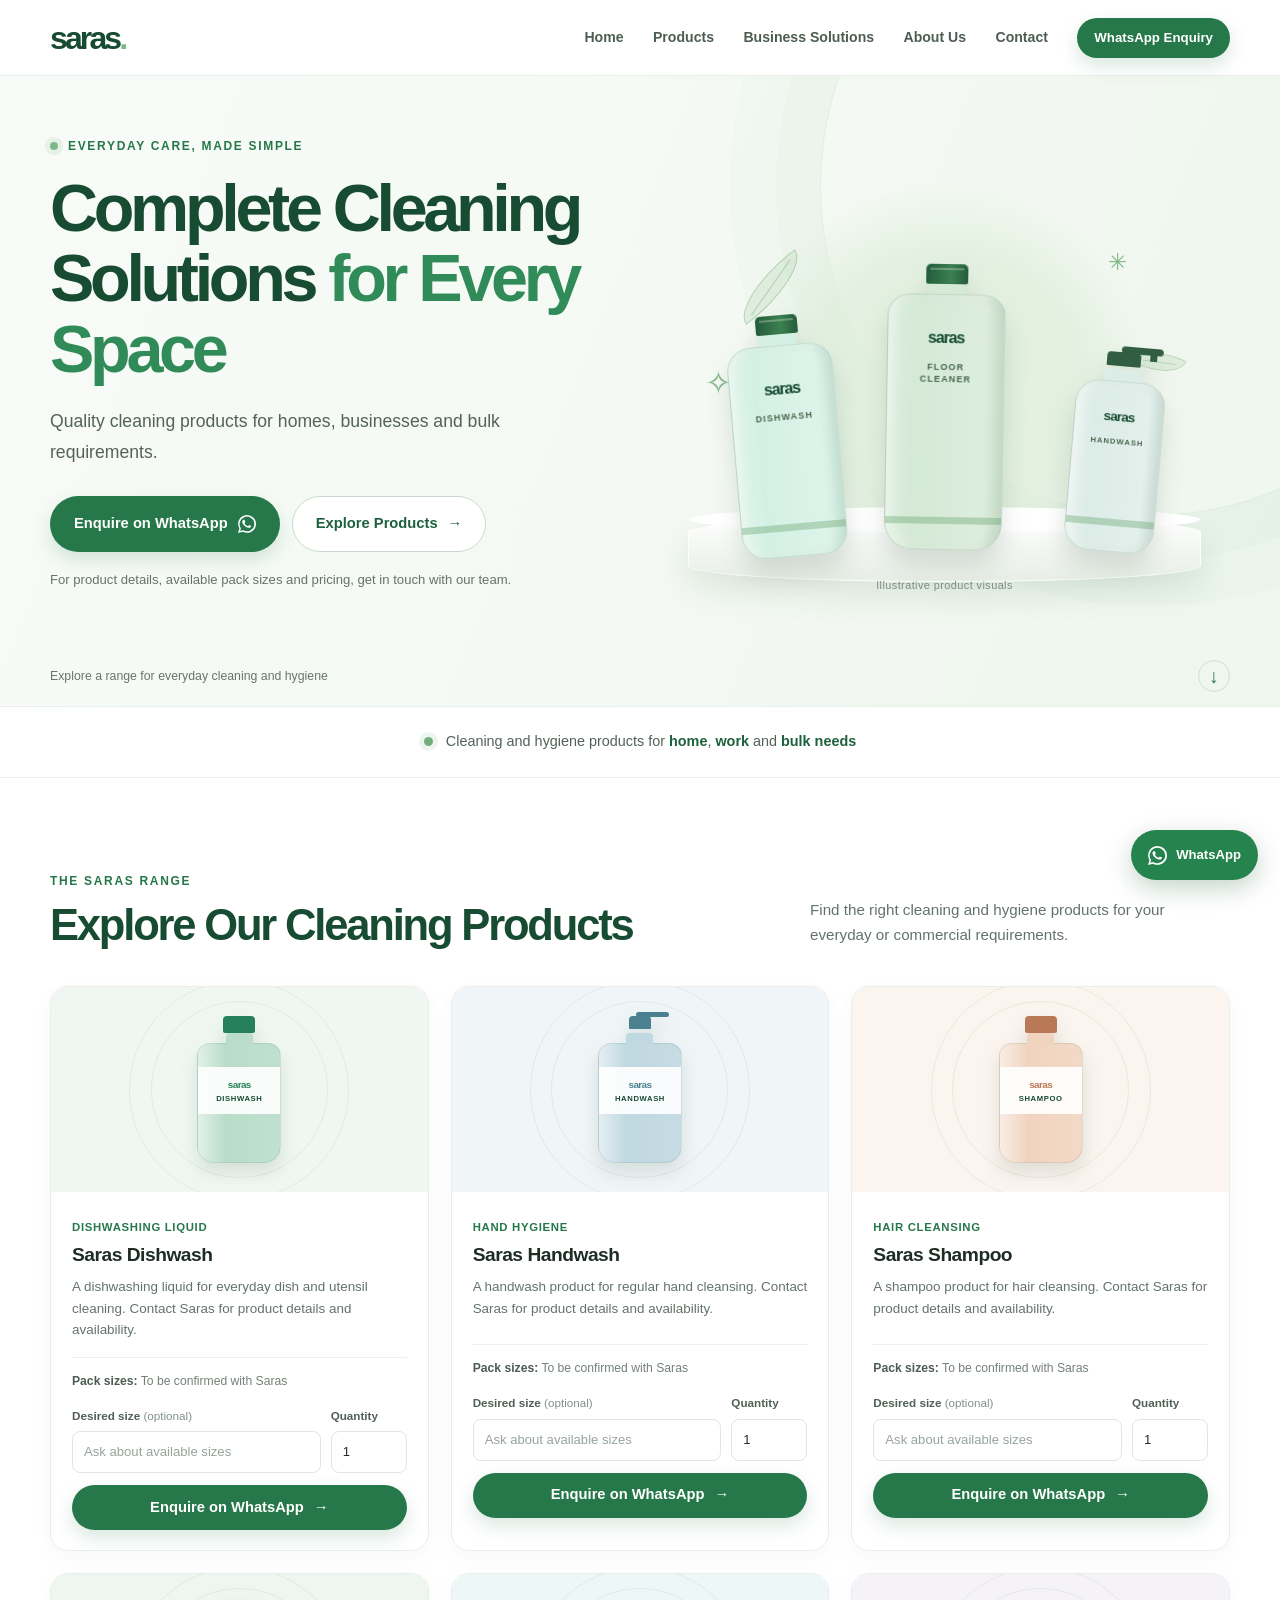
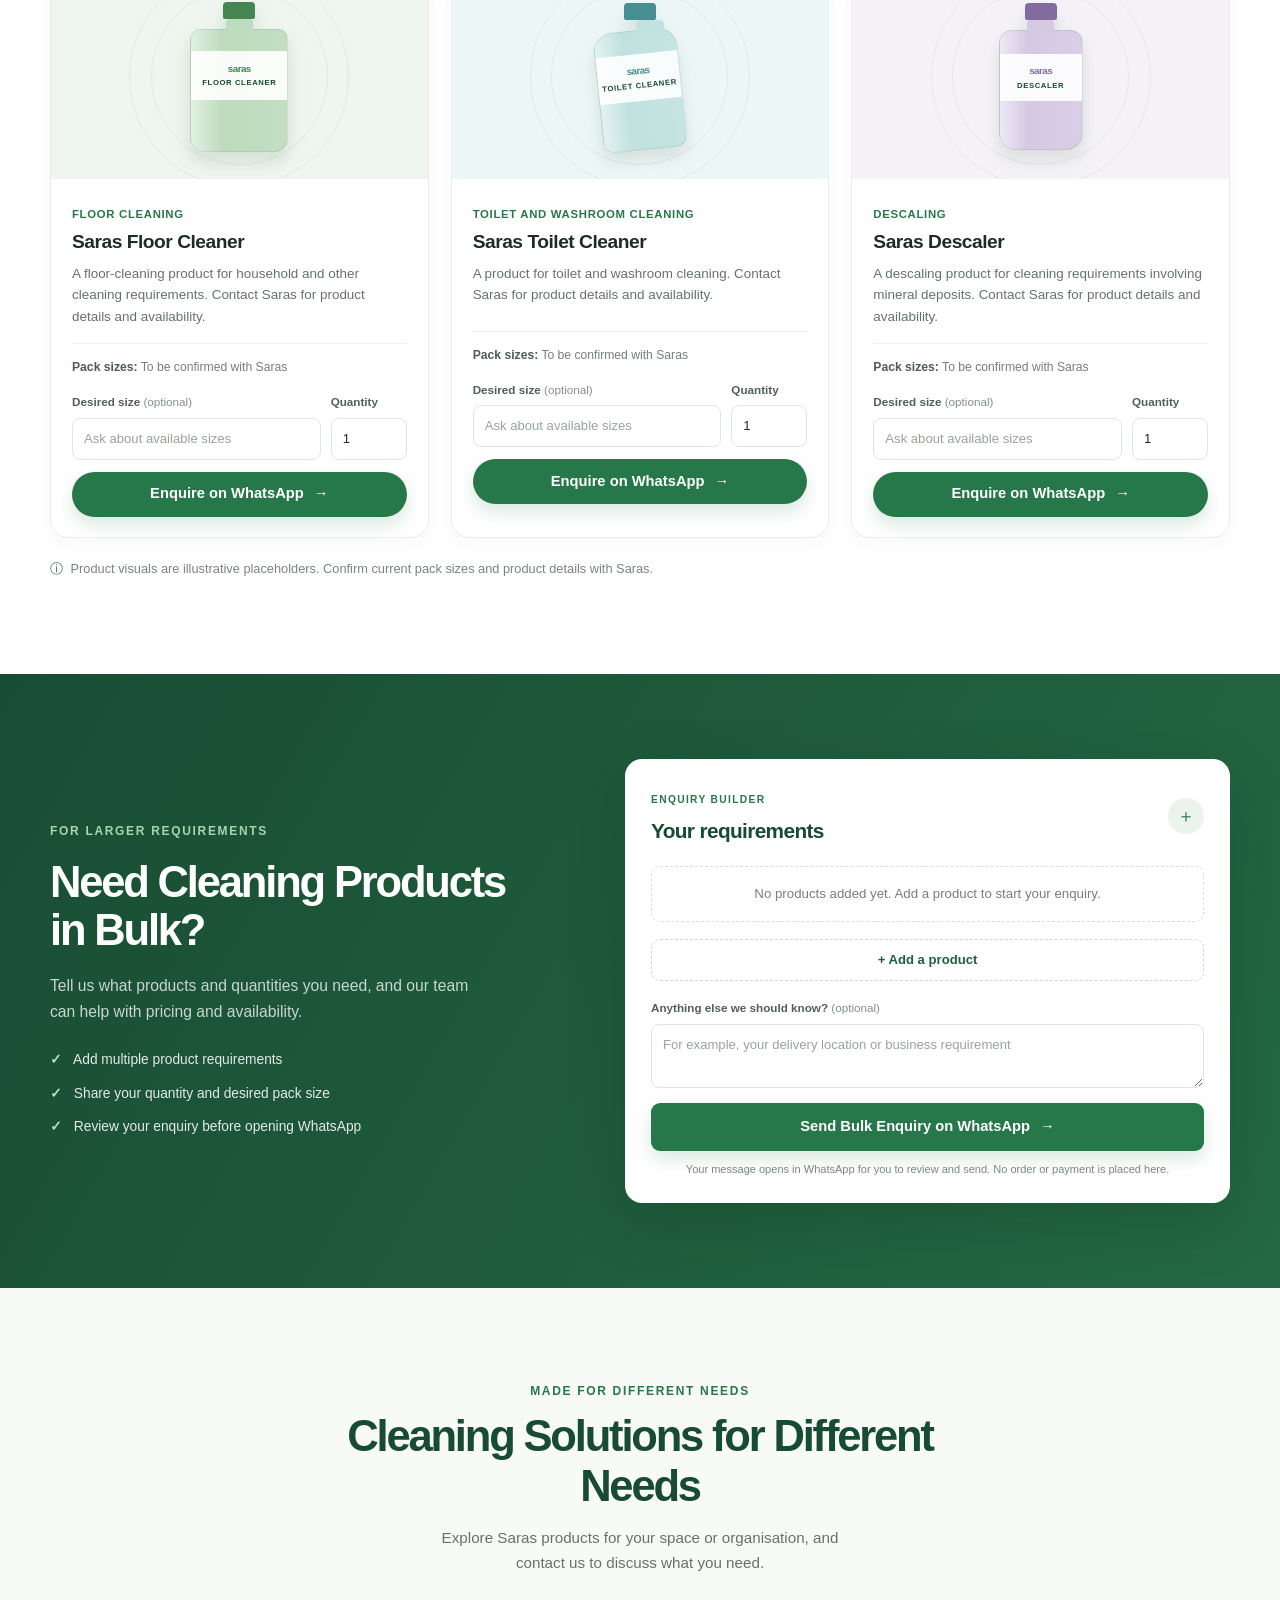
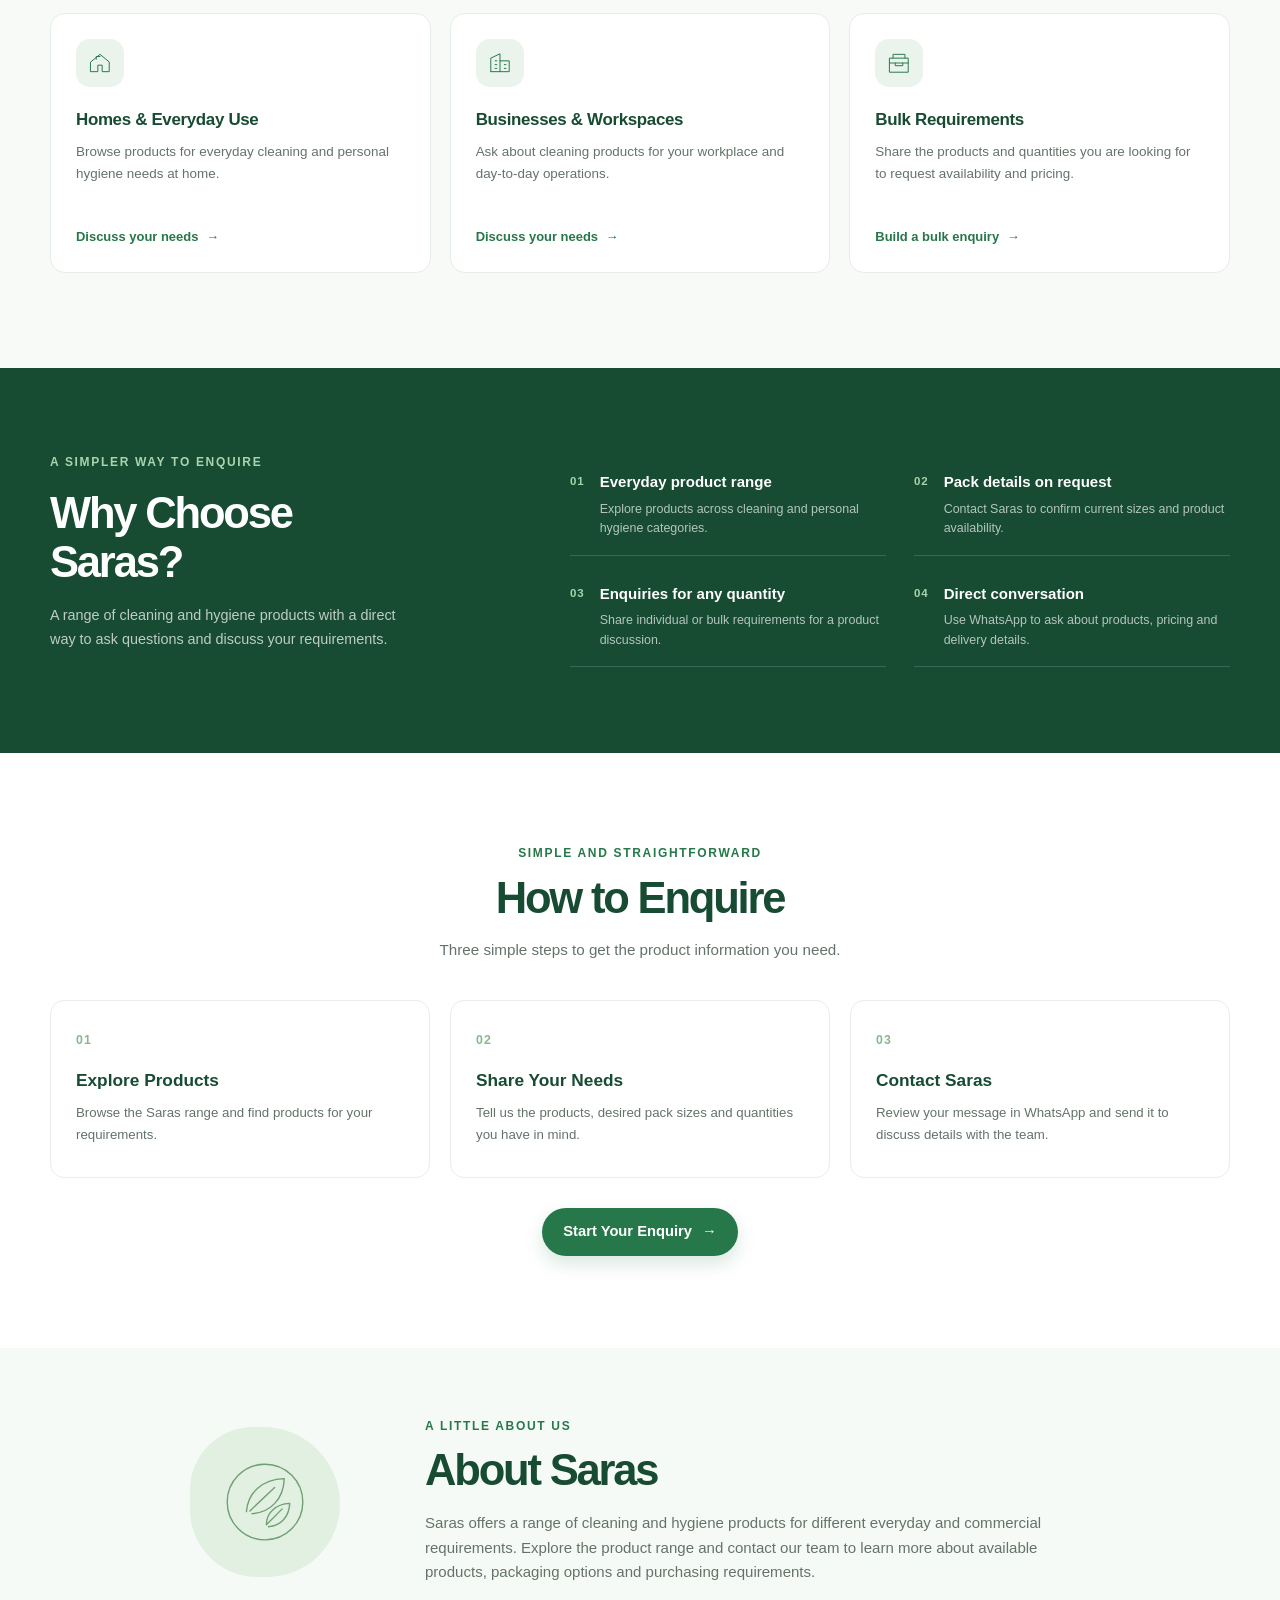
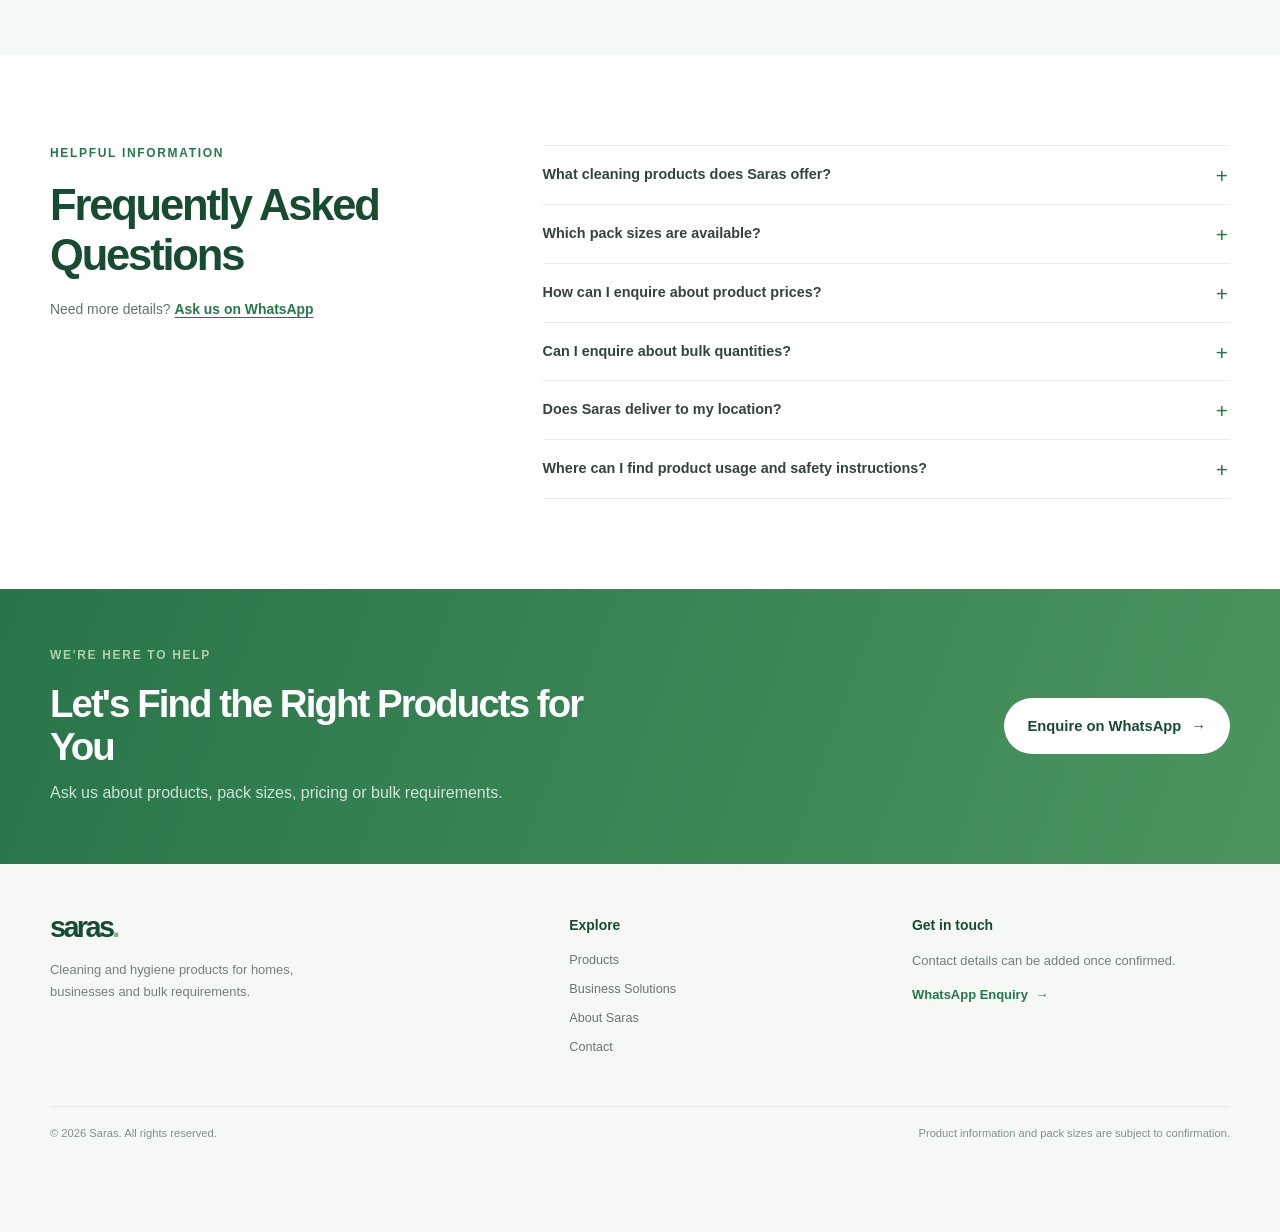
<file: index.html>
<!DOCTYPE html>
<html lang="en">
<head>
  <meta charset="UTF-8">
  <meta name="viewport" content="width=device-width, initial-scale=1">
  <meta name="theme-color" content="#f5faf6">
  <meta name="description" content="Explore Saras cleaning products for homes and businesses, including dishwash, handwash, shampoo, floor cleaner, toilet cleaner and descaler. Enquire about products and pack sizes.">
  <meta name="keywords" content="Saras cleaning products, dishwash liquid, handwash, shampoo, floor cleaner, toilet cleaner, descaler, bulk cleaning supplies">
  <meta property="og:type" content="website">
  <meta property="og:title" content="Saras Cleaning Products | Cleaning Solutions for Every Space">
  <meta property="og:description" content="Quality cleaning products for homes, businesses and bulk requirements. Explore the Saras range and enquire about available products and pack sizes.">
  <title>Saras Cleaning Products | Dishwash, Handwash and Floor Cleaner</title>
  <link rel="stylesheet" href="css/saras.css">
  <script src="js/saras-config.js" defer></script>
  <script src="js/saras-products.js" defer></script>
  <script src="js/saras.js" defer></script>
</head>
<body>
  <a class="skip-link" href="#main">Skip to content</a>

  <header class="site-header">
    <div class="container header-inner">
      <a class="wordmark" href="#home" aria-label="Saras home">saras<span>.</span></a>
      <button class="menu-toggle" type="button" aria-expanded="false" aria-controls="primary-nav" aria-label="Open navigation">
        <span></span><span></span><span></span>
      </button>
      <nav class="primary-nav" id="primary-nav" aria-label="Main navigation">
        <a href="#home">Home</a>
        <a href="#products">Products</a>
        <a href="#business">Business Solutions</a>
        <a href="#about">About Us</a>
        <a href="#contact">Contact</a>
        <button class="button button-small button-green" type="button" data-whatsapp="general">WhatsApp Enquiry</button>
      </nav>
    </div>
  </header>

  <main id="main">
    <section class="hero section-anchor" id="home">
      <div class="hero-wash" aria-hidden="true"></div>
      <div class="container hero-layout">
        <div class="hero-copy">
          <p class="eyebrow"><span class="eyebrow-mark" aria-hidden="true"></span> Everyday care, made simple</p>
          <h1>Complete Cleaning Solutions <span>for Every Space</span></h1>
          <p class="hero-description">Quality cleaning products for homes, businesses and bulk requirements.</p>
          <div class="hero-actions">
            <button class="button button-green button-large" type="button" data-whatsapp="general">
              Enquire on WhatsApp
              <svg viewBox="0 0 24 24" aria-hidden="true"><path d="M20.5 3.5A11.8 11.8 0 0 0 12.1 0C5.5 0 .2 5.3.2 11.8c0 2.1.6 4.2 1.7 6L0 24l6.3-1.7a12 12 0 0 0 5.8 1.5h.1c6.5 0 11.8-5.3 11.8-11.8a11.7 11.7 0 0 0-3.5-8.5Zm-8.4 18.3h-.1a9.8 9.8 0 0 1-5-1.4l-.4-.2-3.7 1 1-3.6-.3-.4a9.8 9.8 0 1 1 8.5 4.6Zm5.4-7.3c-.3-.2-1.8-.9-2.1-1-.3-.1-.5-.2-.7.2l-1 1.1c-.2.2-.4.2-.7 0-.3-.1-1.3-.5-2.5-1.5-.9-.8-1.5-1.8-1.7-2.1-.2-.3 0-.5.1-.6l.5-.6.3-.5c.1-.2 0-.4 0-.5l-.9-2.1c-.2-.5-.4-.4-.7-.4h-.6c-.2 0-.5.1-.8.4-.3.3-1 1-1 2.4s1 2.7 1.2 2.9c.1.2 2 3 4.8 4.2.7.3 1.3.5 1.7.6.7.2 1.4.2 1.9.1.6-.1 1.8-.7 2-1.4.3-.7.3-1.3.2-1.4-.1-.1-.3-.2-.6-.4Z"/></svg>
            </button>
            <a class="button button-outline button-large" href="#products">Explore Products <span aria-hidden="true">→</span></a>
          </div>
          <p class="hero-note">For product details, available pack sizes and pricing, get in touch with our team.</p>
        </div>

        <div class="hero-art" role="img" aria-label="Illustrative arrangement of Saras cleaning product bottles; actual product packaging is to be provided">
          <div class="art-halo"></div>
          <div class="art-leaf art-leaf-one"></div>
          <div class="art-leaf art-leaf-two"></div>
          <div class="art-pedestal"></div>
          <div class="bottle bottle-tall bottle-floor" aria-hidden="true">
            <span class="bottle-cap"></span><span class="bottle-neck"></span>
            <span class="bottle-body"><span class="bottle-wordmark">saras</span><span class="bottle-label">FLOOR<br>CLEANER</span><span class="bottle-stripe"></span></span>
          </div>
          <div class="bottle bottle-mid bottle-dish" aria-hidden="true">
            <span class="bottle-cap"></span><span class="bottle-neck"></span>
            <span class="bottle-body"><span class="bottle-wordmark">saras</span><span class="bottle-label">DISHWASH</span><span class="bottle-stripe"></span></span>
          </div>
          <div class="bottle bottle-small bottle-hand" aria-hidden="true">
            <span class="bottle-pump"></span><span class="bottle-neck"></span>
            <span class="bottle-body"><span class="bottle-wordmark">saras</span><span class="bottle-label">HANDWASH</span><span class="bottle-stripe"></span></span>
          </div>
          <span class="art-sparkle sparkle-one" aria-hidden="true">✳</span>
          <span class="art-sparkle sparkle-two" aria-hidden="true">✧</span>
          <p class="art-caption">Illustrative product visuals</p>
        </div>
      </div>
      <div class="container hero-bottom">
        <span>Explore a range for everyday cleaning and hygiene</span>
        <a href="#products" aria-label="Scroll to products">↓</a>
      </div>
    </section>

    <section class="intro-strip" aria-label="Saras product range">
      <div class="container intro-strip-inner">
        <span class="strip-dot" aria-hidden="true"></span>
        <p>Cleaning and hygiene products for <strong>home</strong>, <strong>work</strong> and <strong>bulk needs</strong></p>
      </div>
    </section>

    <section class="section products-section section-anchor" id="products">
      <div class="container">
        <div class="section-heading">
          <div>
            <p class="eyebrow">The Saras range</p>
            <h2>Explore Our Cleaning Products</h2>
          </div>
          <p>Find the right cleaning and hygiene products for your everyday or commercial requirements.</p>
        </div>
        <div class="product-grid" id="product-grid" aria-live="polite"></div>
        <p class="placeholder-note"><span aria-hidden="true">ⓘ</span> Product visuals are illustrative placeholders. Confirm current pack sizes and product details with Saras.</p>
      </div>
    </section>

    <section class="bulk-section section-anchor" id="bulk">
      <div class="container bulk-layout">
        <div class="bulk-copy">
          <p class="eyebrow eyebrow-light">For larger requirements</p>
          <h2>Need Cleaning Products in Bulk?</h2>
          <p>Tell us what products and quantities you need, and our team can help with pricing and availability.</p>
          <ul class="bulk-points">
            <li><span aria-hidden="true">✓</span> Add multiple product requirements</li>
            <li><span aria-hidden="true">✓</span> Share your quantity and desired pack size</li>
            <li><span aria-hidden="true">✓</span> Review your enquiry before opening WhatsApp</li>
          </ul>
        </div>
        <div class="bulk-builder" aria-labelledby="bulk-builder-title">
          <div class="builder-heading">
            <div><span class="builder-step">ENQUIRY BUILDER</span><h3 id="bulk-builder-title">Your requirements</h3></div>
            <span class="builder-icon" aria-hidden="true">＋</span>
          </div>
          <div id="bulk-items" class="bulk-items">
            <p class="bulk-empty">No products added yet. Add a product to start your enquiry.</p>
          </div>
          <button class="button button-outline add-item-button" type="button" id="add-bulk-item">+ Add a product</button>
          <label class="field-label" for="bulk-notes">Anything else we should know? <span>(optional)</span></label>
          <textarea id="bulk-notes" rows="2" placeholder="For example, your delivery location or business requirement"></textarea>
          <button class="button button-green button-full" type="button" id="send-bulk-enquiry">Send Bulk Enquiry on WhatsApp <span aria-hidden="true">→</span></button>
          <p class="form-disclaimer">Your message opens in WhatsApp for you to review and send. No order or payment is placed here.</p>
        </div>
      </div>
    </section>

    <section class="section solutions-section section-anchor" id="business">
      <div class="container">
        <div class="section-heading section-heading-centered">
          <div><p class="eyebrow">Made for different needs</p><h2>Cleaning Solutions for Different Needs</h2></div>
          <p>Explore Saras products for your space or organisation, and contact us to discuss what you need.</p>
        </div>
        <div class="solutions-grid">
          <article class="solution-card">
            <span class="solution-icon" aria-hidden="true"><svg viewBox="0 0 48 48"><path d="M7 22 24 8l17 14v18H28V28h-8v12H7z"/><path d="M17 17v-5h7"/></svg></span>
            <h3>Homes &amp; Everyday Use</h3><p>Browse products for everyday cleaning and personal hygiene needs at home.</p>
            <button class="text-link" type="button" data-whatsapp="segment" data-segment="home">Discuss your needs <span aria-hidden="true">→</span></button>
          </article>
          <article class="solution-card">
            <span class="solution-icon" aria-hidden="true"><svg viewBox="0 0 48 48"><path d="M7 40V15l17-8v33M24 20h17v20H7M15 20h3m-3 7h3m-3 7h3m14-7h3m-3 7h3"/></svg></span>
            <h3>Businesses &amp; Workspaces</h3><p>Ask about cleaning products for your workplace and day-to-day operations.</p>
            <button class="text-link" type="button" data-whatsapp="segment" data-segment="business">Discuss your needs <span aria-hidden="true">→</span></button>
          </article>
          <article class="solution-card">
            <span class="solution-icon" aria-hidden="true"><svg viewBox="0 0 48 48"><path d="M7 15h34v26H7zM13 15V8h22v7M7 24h34M17 24v5h14v-5"/></svg></span>
            <h3>Bulk Requirements</h3><p>Share the products and quantities you are looking for to request availability and pricing.</p>
            <a class="text-link" href="#bulk">Build a bulk enquiry <span aria-hidden="true">→</span></a>
          </article>
        </div>
      </div>
    </section>

    <section class="why-section">
      <div class="container why-layout">
        <div><p class="eyebrow eyebrow-light">A simpler way to enquire</p><h2>Why Choose Saras?</h2><p class="why-intro">A range of cleaning and hygiene products with a direct way to ask questions and discuss your requirements.</p></div>
        <div class="benefit-grid">
          <article class="benefit"><span aria-hidden="true">01</span><div><h3>Everyday product range</h3><p>Explore products across cleaning and personal hygiene categories.</p></div></article>
          <article class="benefit"><span aria-hidden="true">02</span><div><h3>Pack details on request</h3><p>Contact Saras to confirm current sizes and product availability.</p></div></article>
          <article class="benefit"><span aria-hidden="true">03</span><div><h3>Enquiries for any quantity</h3><p>Share individual or bulk requirements for a product discussion.</p></div></article>
          <article class="benefit"><span aria-hidden="true">04</span><div><h3>Direct conversation</h3><p>Use WhatsApp to ask about products, pricing and delivery details.</p></div></article>
        </div>
      </div>
    </section>

    <section class="section steps-section">
      <div class="container">
        <div class="section-heading section-heading-centered">
          <div><p class="eyebrow">Simple and straightforward</p><h2>How to Enquire</h2></div>
          <p>Three simple steps to get the product information you need.</p>
        </div>
        <div class="steps-grid">
          <article class="step-card"><span>01</span><h3>Explore Products</h3><p>Browse the Saras range and find products for your requirements.</p></article>
          <article class="step-card"><span>02</span><h3>Share Your Needs</h3><p>Tell us the products, desired pack sizes and quantities you have in mind.</p></article>
          <article class="step-card"><span>03</span><h3>Contact Saras</h3><p>Review your message in WhatsApp and send it to discuss details with the team.</p></article>
        </div>
        <div class="steps-cta"><button class="button button-green" type="button" data-whatsapp="general">Start Your Enquiry <span aria-hidden="true">→</span></button></div>
      </div>
    </section>

    <section class="about-section section-anchor" id="about">
      <div class="container about-layout">
        <div class="about-illustration" aria-hidden="true">
          <svg viewBox="0 0 160 160"><circle cx="80" cy="80" r="55"/><path d="M53 94c2-27 22-47 55-48-1 30-20 49-47 51m-3-4 36-34m-12 54c0-17 13-30 34-31-1 19-12 32-31 34m-3-3 23-23"/></svg>
        </div>
        <div><p class="eyebrow">A little about us</p><h2>About Saras</h2><p>Saras offers a range of cleaning and hygiene products for different everyday and commercial requirements. Explore the product range and contact our team to learn more about available products, packaging options and purchasing requirements.</p></div>
      </div>
    </section>

    <section class="section faq-section">
      <div class="container faq-layout">
        <div class="faq-intro"><p class="eyebrow">Helpful information</p><h2>Frequently Asked Questions</h2><p>Need more details? <button class="inline-button" type="button" data-whatsapp="general">Ask us on WhatsApp</button></p></div>
        <div class="faq-list">
          <details><summary>What cleaning products does Saras offer?</summary><p>The current range shown here includes dishwash, handwash, shampoo, floor cleaner, toilet cleaner and descaler.</p></details>
          <details><summary>Which pack sizes are available?</summary><p>Pack sizes have not yet been confirmed for this page. Please contact Saras to check current options for a product.</p></details>
          <details><summary>How can I enquire about product prices?</summary><p>Send Saras a WhatsApp enquiry with the product and quantity you are interested in. The team can provide current pricing information.</p></details>
          <details><summary>Can I enquire about bulk quantities?</summary><p>Yes. Use the bulk enquiry builder above to list products and quantities, then review and send your message in WhatsApp.</p></details>
          <details><summary>Does Saras deliver to my location?</summary><p>Delivery coverage has not been provided here. Contact Saras with your location to confirm availability.</p></details>
          <details><summary>Where can I find product usage and safety instructions?</summary><p>Follow the instructions and precautions printed on the product label. Contact Saras if you need product-specific guidance.</p></details>
        </div>
      </div>
    </section>

    <section class="contact-section section-anchor" id="contact">
      <div class="container contact-layout">
        <div><p class="eyebrow eyebrow-light">We're here to help</p><h2>Let's Find the Right Products for You</h2><p>Ask us about products, pack sizes, pricing or bulk requirements.</p></div>
        <button class="button button-white button-large" type="button" data-whatsapp="general">Enquire on WhatsApp <span aria-hidden="true">→</span></button>
      </div>
    </section>
  </main>

  <footer class="site-footer">
    <div class="container footer-main">
      <div class="footer-brand"><a class="wordmark" href="#home" aria-label="Saras home">saras<span>.</span></a><p>Cleaning and hygiene products for homes, businesses and bulk requirements.</p></div>
      <div class="footer-links"><h2>Explore</h2><a href="#products">Products</a><a href="#business">Business Solutions</a><a href="#about">About Saras</a><a href="#contact">Contact</a></div>
      <div class="footer-contact"><h2>Get in touch</h2><p>Contact details can be added once confirmed.</p><button class="text-link footer-whatsapp" type="button" data-whatsapp="general">WhatsApp Enquiry <span aria-hidden="true">→</span></button></div>
    </div>
    <div class="container footer-bottom"><span>© <span id="current-year"></span> Saras. All rights reserved.</span><span>Product information and pack sizes are subject to confirmation.</span></div>
  </footer>

  <div class="whatsapp-notice" id="whatsapp-notice" role="status" aria-live="polite" hidden></div>
  <button class="floating-whatsapp" type="button" data-whatsapp="general" aria-label="Enquire with Saras on WhatsApp">
    <svg viewBox="0 0 24 24" aria-hidden="true"><path d="M20.5 3.5A11.8 11.8 0 0 0 12.1 0C5.5 0 .2 5.3.2 11.8c0 2.1.6 4.2 1.7 6L0 24l6.3-1.7a12 12 0 0 0 5.8 1.5h.1c6.5 0 11.8-5.3 11.8-11.8a11.7 11.7 0 0 0-3.5-8.5Zm-8.4 18.3h-.1a9.8 9.8 0 0 1-5-1.4l-.4-.2-3.7 1 1-3.6-.3-.4a9.8 9.8 0 1 1 8.5 4.6Zm5.4-7.3c-.3-.2-1.8-.9-2.1-1-.3-.1-.5-.2-.7.2l-1 1.1c-.2.2-.4.2-.7 0-.3-.1-1.3-.5-2.5-1.5-.9-.8-1.5-1.8-1.7-2.1-.2-.3 0-.5.1-.6l.5-.6.3-.5c.1-.2 0-.4 0-.5l-.9-2.1c-.2-.5-.4-.4-.7-.4h-.6c-.2 0-.5.1-.8.4-.3.3-1 1-1 2.4s1 2.7 1.2 2.9c.1.2 2 3 4.8 4.2.7.3 1.3.5 1.7.6.7.2 1.4.2 1.9.1.6-.1 1.8-.7 2-1.4.3-.7.3-1.3.2-1.4-.1-.1-.3-.2-.6-.4Z"/></svg>
    <span>WhatsApp</span>
  </button>
</body>
</html>
</file>
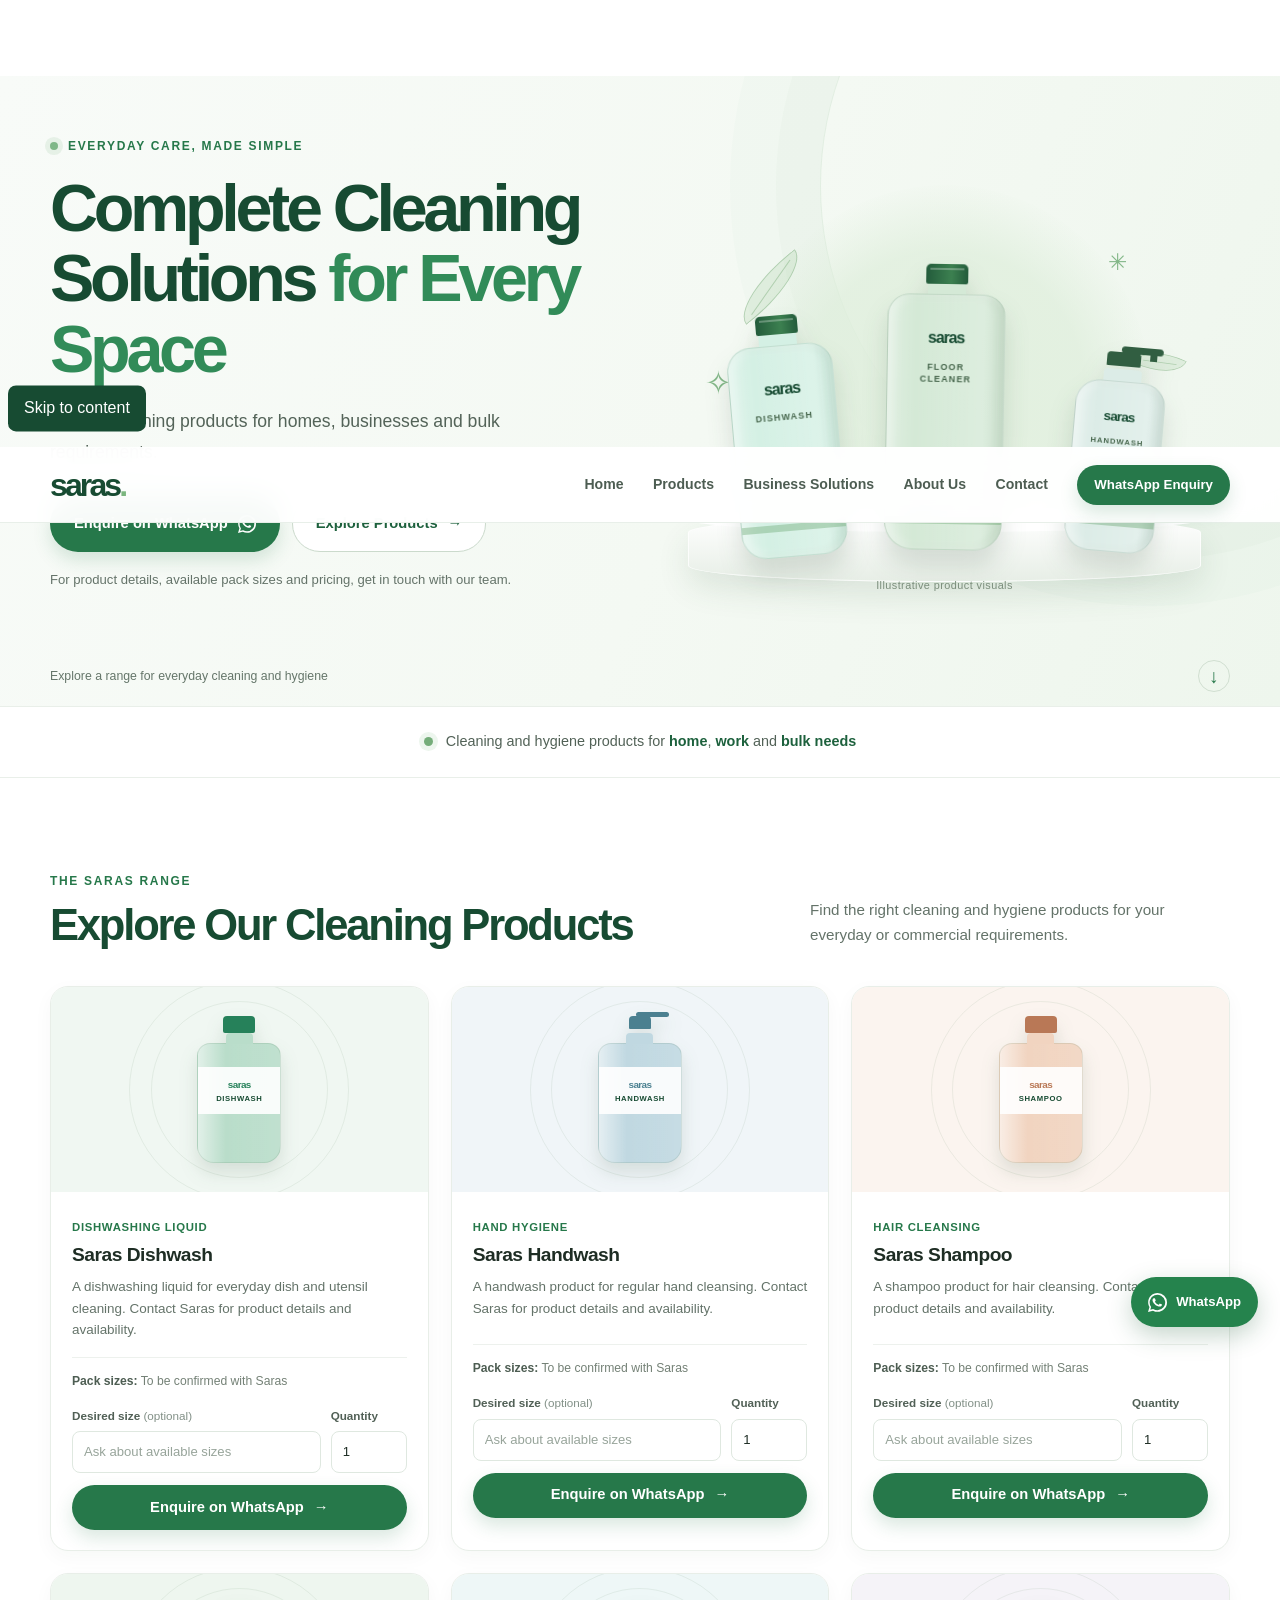
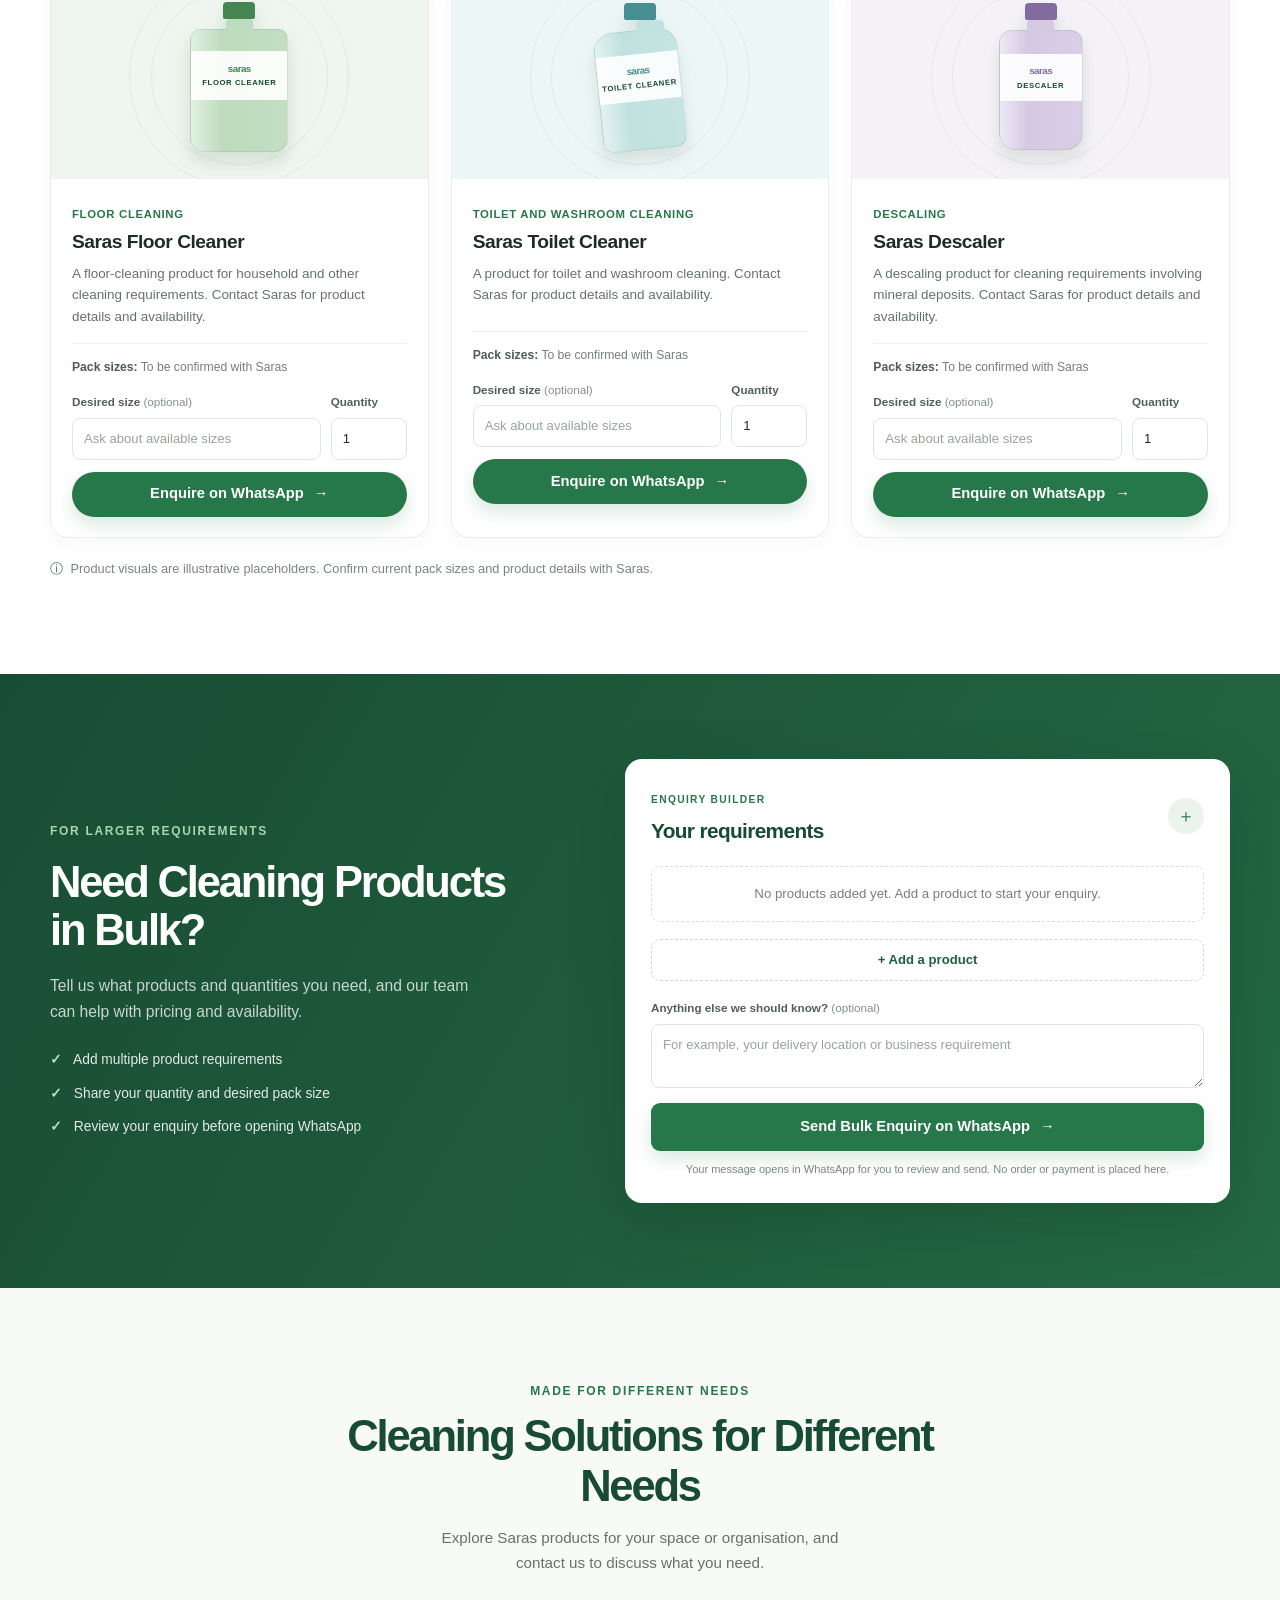
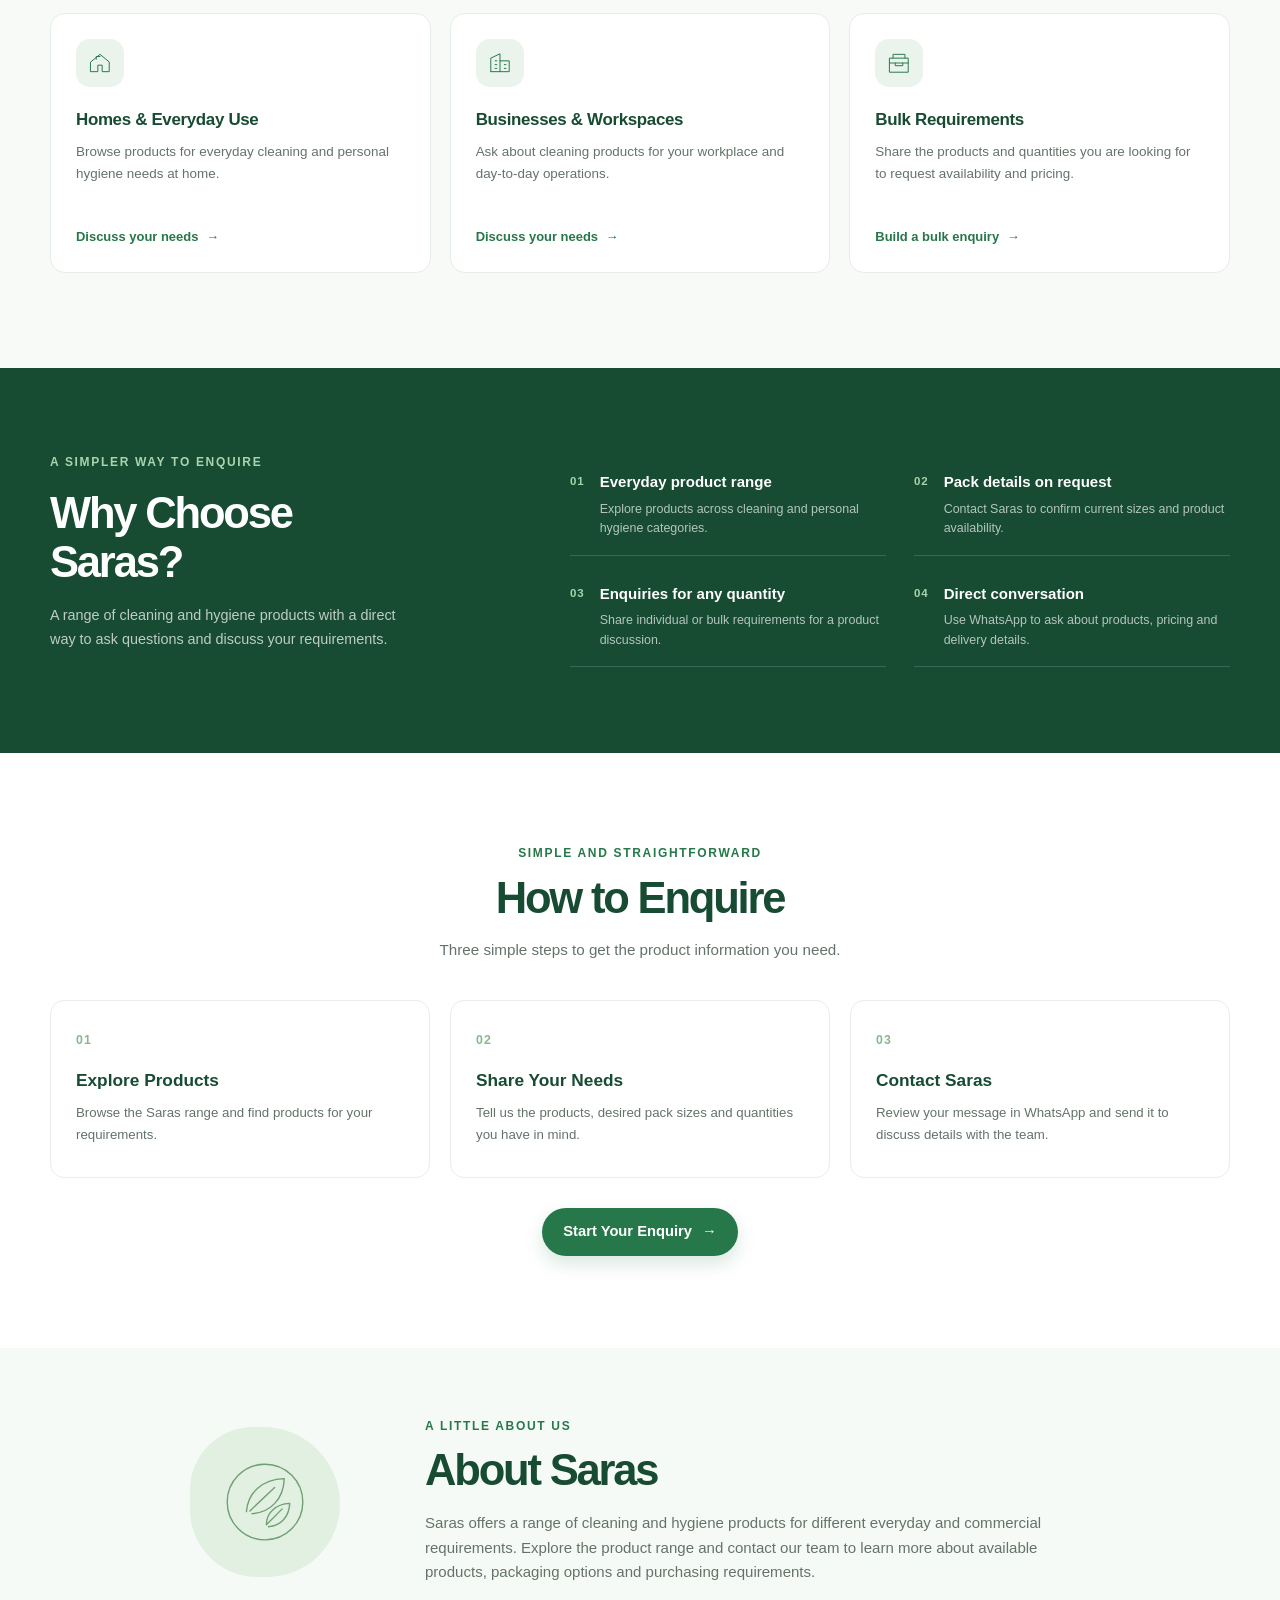
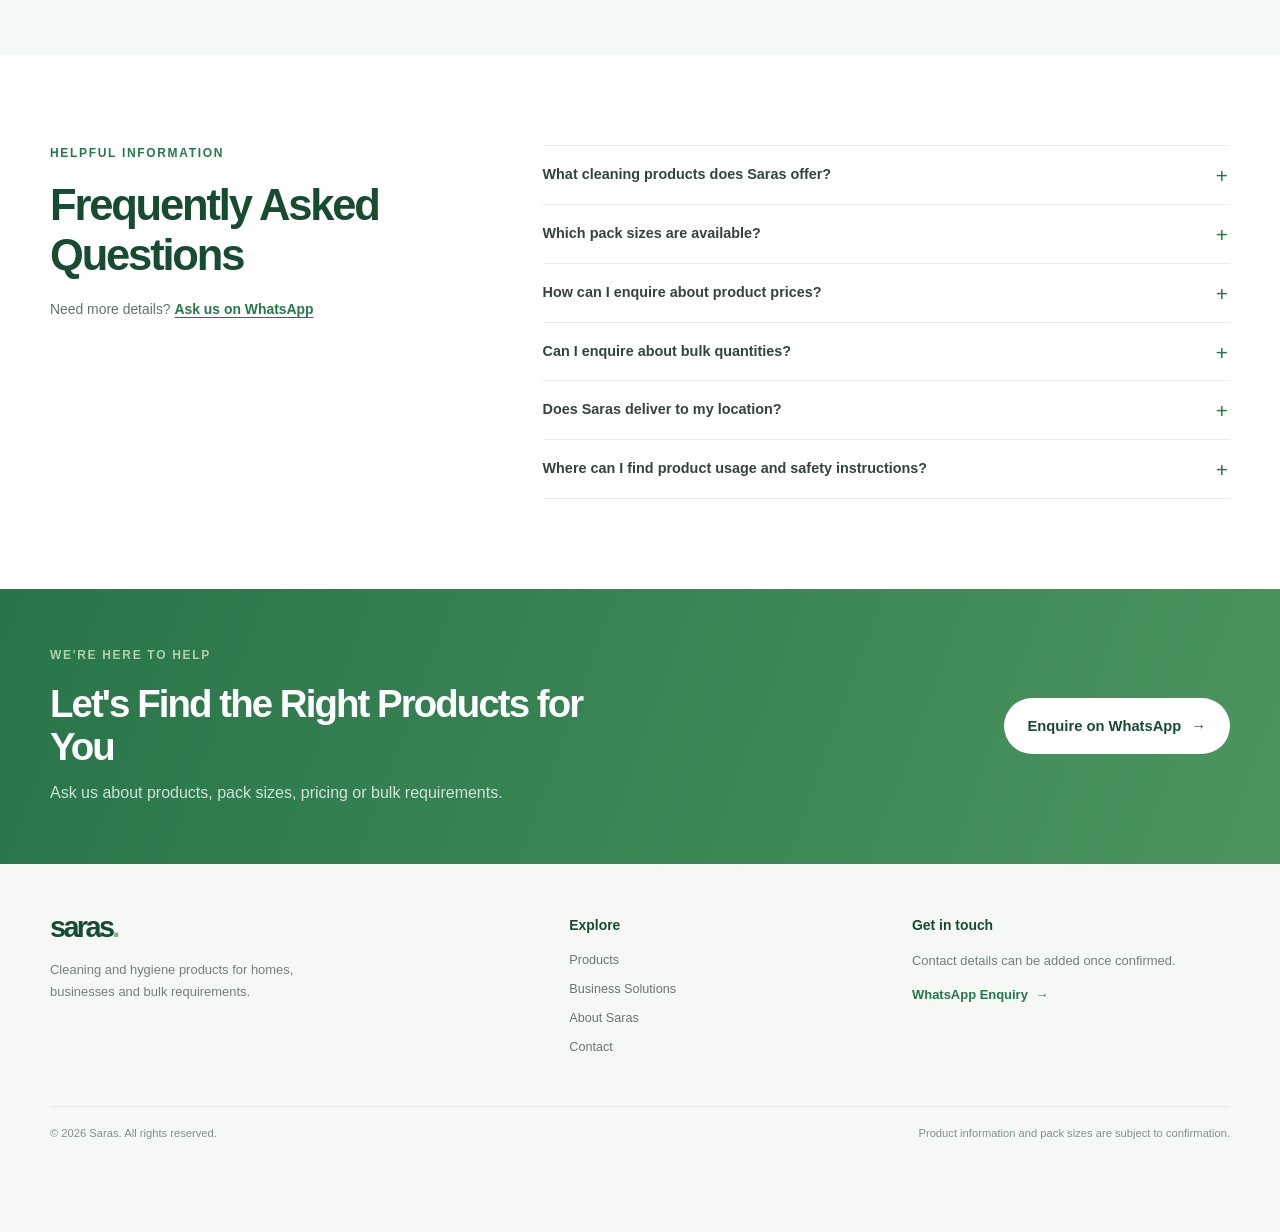
<file: products.html>
<!DOCTYPE html>
<html lang="en">
<head>
  <meta charset="UTF-8">
  <meta name="viewport" content="width=device-width, initial-scale=1">
  <meta name="theme-color" content="#FFFFFF">
  <meta name="description" content="Explore Saras cleaning products and enquire about available products and pack sizes.">
  <meta http-equiv="refresh" content="0; url=index.html#products">
  <title>Saras Cleaning Products</title>
</head>
<body>
  <p>Products have moved to the <a href="index.html#products">Saras product catalogue</a>.</p>
</body>
</html>
</file>
<file: css/saras.css>
:root {
  color-scheme: light;
  --green-900: #174b32;
  --green-800: #1d613d;
  --green-700: #26784a;
  --green-600: #318b58;
  --green-100: #eaf4ec;
  --green-50: #f5faf6;
  --ink: #1e2d24;
  --muted: #647369;
  --line: #e3ebe4;
  --white: #fff;
  --shadow-card: 0 16px 44px rgba(37, 76, 49, .08);
  --font: Inter, "Segoe UI", Arial, sans-serif;
  --content-width: 1180px;
  --header-height: 76px;
}

* { box-sizing: border-box; }
html { scroll-behavior: smooth; scroll-padding-top: calc(var(--header-height) + 16px); }
body {
  margin: 0;
  color: var(--ink);
  background: var(--white);
  font-family: var(--font);
  font-size: 16px;
  line-height: 1.65;
  -webkit-font-smoothing: antialiased;
}
button, input, select, textarea { font: inherit; }
button, a { -webkit-tap-highlight-color: transparent; }
a { color: inherit; text-decoration: none; }
button { color: inherit; }
svg { display: block; }
img, svg { max-width: 100%; }
:focus-visible { outline: 3px solid #a3d6ad; outline-offset: 3px; }
.container { width: min(var(--content-width), calc(100% - 48px)); margin-inline: auto; }
.section-anchor { scroll-margin-top: calc(var(--header-height) + 16px); }
.skip-link {
  position: fixed;
  z-index: 100;
  top: 8px;
  left: 8px;
  padding: 10px 16px;
  color: var(--white);
  background: var(--green-900);
  border-radius: 8px;
  transform: translateY(-150%);
}
.skip-link:focus { transform: translateY(0); }

.site-header {
  position: sticky;
  z-index: 20;
  top: 0;
  height: var(--header-height);
  background: rgba(255, 255, 255, .96);
  border-bottom: 1px solid rgba(227, 235, 228, .8);
  backdrop-filter: blur(14px);
}
.header-inner { display: flex; height: 100%; align-items: center; justify-content: space-between; }
.wordmark {
  display: inline-flex;
  align-items: baseline;
  color: var(--green-900);
  font-size: 2rem;
  font-weight: 800;
  letter-spacing: -.09em;
  line-height: 1;
}
.wordmark span { color: #7bb67f; }
.primary-nav { display: flex; align-items: center; gap: clamp(16px, 2.3vw, 30px); }
.primary-nav > a {
  position: relative;
  color: #4d5d52;
  font-size: .88rem;
  font-weight: 600;
  transition: color .2s ease;
}
.primary-nav > a:hover { color: var(--green-700); }
.primary-nav > a::after {
  position: absolute;
  right: 0;
  bottom: -8px;
  left: 0;
  height: 2px;
  background: var(--green-600);
  content: "";
  transform: scaleX(0);
  transform-origin: left;
  transition: transform .2s ease;
}
.primary-nav > a:hover::after { transform: scaleX(1); }
.menu-toggle { display: none; }

.button {
  display: inline-flex;
  min-height: 48px;
  align-items: center;
  justify-content: center;
  gap: 10px;
  padding: 12px 20px;
  border: 1px solid transparent;
  border-radius: 999px;
  cursor: pointer;
  font-size: .92rem;
  font-weight: 700;
  line-height: 1.2;
  text-align: center;
  transition: background-color .2s ease, border-color .2s ease, color .2s ease, transform .2s ease, box-shadow .2s ease;
}
.button:hover { transform: translateY(-2px); }
.button-green { color: var(--white); background: var(--green-700); box-shadow: 0 8px 18px rgba(38, 120, 74, .17); }
.button-green:hover { background: var(--green-900); box-shadow: 0 10px 24px rgba(38, 120, 74, .23); }
.button-outline { color: var(--green-800); background: var(--white); border-color: #cbdacc; }
.button-outline:hover { background: var(--green-50); border-color: #83b28c; }
.button-small { min-height: 40px; padding: 10px 16px; font-size: .83rem; }
.button-large { min-height: 56px; padding: 15px 23px; }
.button-full { width: 100%; }

.hero {
  position: relative;
  overflow: hidden;
  background: linear-gradient(112deg, #f8fbf8 0%, #f4f9f3 55%, #eef6ed 100%);
}
.hero-wash {
  position: absolute;
  top: -220px;
  right: -200px;
  width: 660px;
  height: 660px;
  border: 1px solid rgba(104, 163, 112, .13);
  border-radius: 50%;
  box-shadow: 0 0 0 44px rgba(104, 163, 112, .035), 0 0 0 90px rgba(104, 163, 112, .025);
}
.hero-layout {
  position: relative;
  display: grid;
  min-height: 560px;
  align-items: center;
  grid-template-columns: 1fr 1fr;
  gap: 38px;
  padding-block: 48px 30px;
}
.hero-copy { position: relative; z-index: 2; padding-block: 14px 30px; }
.eyebrow {
  display: flex;
  align-items: center;
  gap: 10px;
  margin: 0 0 18px;
  color: var(--green-700);
  font-size: .75rem;
  font-weight: 800;
  letter-spacing: .14em;
  line-height: 1.4;
  text-transform: uppercase;
}
.eyebrow-mark { width: 8px; height: 8px; border-radius: 50%; background: #7fb788; box-shadow: 0 0 0 5px rgba(127, 183, 136, .15); }
.hero h1 {
  max-width: 590px;
  margin: 0;
  color: var(--green-900);
  font-size: clamp(3rem, 5.2vw, 4.45rem);
  font-weight: 750;
  letter-spacing: -.065em;
  line-height: 1.06;
}
.hero h1 span { color: var(--green-600); }
.hero-description { max-width: 495px; margin: 22px 0 28px; color: #536358; font-size: 1.1rem; line-height: 1.75; }
.hero-actions { display: flex; flex-wrap: wrap; gap: 12px; }
.hero-actions svg { width: 18px; height: 18px; fill: currentColor; }
.hero-note { max-width: 490px; margin: 17px 0 0; color: var(--muted); font-size: .82rem; }
.hero-art { position: relative; display: flex; min-height: 430px; align-items: end; justify-content: center; isolation: isolate; }
.art-halo { position: absolute; z-index: -1; top: 28px; left: 50%; width: 410px; height: 410px; border-radius: 50%; background: radial-gradient(circle, #e2f0df 0%, rgba(222, 238, 219, .72) 48%, rgba(230, 241, 226, 0) 72%); transform: translateX(-50%); }
.art-pedestal { position: absolute; right: 5%; bottom: 5px; left: 5%; height: 66px; border: 1px solid rgba(255,255,255,.8); border-radius: 50% / 25%; background: linear-gradient(180deg, #fff 0%, #e7eee6 100%); box-shadow: 0 14px 32px rgba(49, 87, 54, .12); }
.art-pedestal::before { position: absolute; top: -10px; right: 0; left: 0; height: 25px; border-radius: 50%; background: #fff; content: ""; }
.bottle { position: absolute; z-index: 1; display: flex; align-items: center; flex-direction: column; filter: drop-shadow(0 16px 12px rgba(34, 69, 41, .15)); }
.bottle-body {
  position: relative;
  display: flex;
  width: 100%;
  height: 100%;
  align-items: center;
  flex-direction: column;
  overflow: hidden;
  border: 1px solid rgba(33, 81, 50, .12);
  border-radius: 22px 22px 28px 28px;
  background: linear-gradient(90deg, rgba(255,255,255,.25), transparent 24%, rgba(255,255,255,.2) 82%, rgba(0,0,0,.04)), var(--bottle-color, #e6f2e6);
  box-shadow: inset 6px 0 11px rgba(255,255,255,.38), inset -5px 0 10px rgba(42, 86, 48, .07);
}
.bottle-tall { bottom: 37px; left: 50%; width: 118px; height: 286px; transform: translateX(-50%) rotate(1deg); }
.bottle-mid { bottom: 30px; left: 13%; width: 106px; height: 242px; transform: rotate(-5deg); }
.bottle-small { right: 12%; bottom: 35px; width: 90px; height: 200px; transform: rotate(5deg); }
.bottle-floor { --bottle-color: #d4e9d6; }
.bottle-dish { --bottle-color: #d4f0e4; }
.bottle-hand { --bottle-color: #dcece7; }
.bottle-cap { position: relative; z-index: 2; width: 42px; height: 22px; border-radius: 5px 5px 2px 2px; background: linear-gradient(90deg, #235b3b, #3c8050 60%, #235b3b); }
.bottle-cap::after { position: absolute; top: 4px; right: 4px; left: 4px; height: 2px; background: rgba(255,255,255,.28); content: ""; }
.bottle-neck { position: relative; z-index: 1; width: 38px; height: 14px; margin-top: -2px; border-radius: 4px 4px 0 0; background: var(--bottle-color, #e6f2e6); }
.bottle-pump { position: relative; z-index: 2; width: 34px; height: 16px; margin-bottom: 5px; border-radius: 4px 4px 1px 1px; background: #315e41; }
.bottle-pump::before { position: absolute; top: -6px; left: 14px; width: 42px; height: 7px; border-radius: 4px; background: #315e41; content: ""; }
.bottle-pump::after { position: absolute; top: -3px; left: 43px; width: 7px; height: 10px; background: #315e41; content: ""; }
.bottle-wordmark { margin-top: 30px; color: var(--green-900); font-size: 1rem; font-weight: 800; letter-spacing: -.07em; }
.bottle-label { margin-top: 9px; color: #46664c; font-size: .56rem; font-weight: 800; letter-spacing: .13em; line-height: 1.35; text-align: center; }
.bottle-stripe { position: absolute; right: 0; bottom: 25px; left: 0; height: 7px; background: rgba(95, 157, 100, .36); }
.bottle-dish .bottle-body, .bottle-hand .bottle-body { border-radius: 24px 24px 25px 25px; }
.bottle-small .bottle-wordmark { margin-top: 24px; font-size: .85rem; }
.bottle-small .bottle-label { font-size: .48rem; }
.art-leaf { position: absolute; z-index: -1; width: 85px; height: 30px; border: 1px solid rgba(89, 151, 91, .35); border-radius: 100% 0 100% 0; background: rgba(142, 191, 141, .18); transform: rotate(-38deg); }
.art-leaf::after { position: absolute; top: 50%; right: 8px; left: 8px; height: 1px; background: rgba(89, 151, 91, .35); content: ""; transform: rotate(-17deg); }
.art-leaf-one { top: 115px; left: 12%; }
.art-leaf-two { top: 190px; right: 7%; width: 60px; transform: rotate(25deg) scale(.8); }
.art-sparkle { position: absolute; color: #83b788; font-size: 1.45rem; }
.sparkle-one { top: 86px; right: 18%; }
.sparkle-two { top: 200px; left: 8%; font-size: 2rem; }
.art-caption { position: absolute; right: 0; bottom: -8px; left: 0; margin: 0; color: #7b8e7c; font-size: .68rem; letter-spacing: .04em; text-align: center; }
.hero-bottom { display: flex; align-items: center; justify-content: space-between; padding-block: 9px 14px; color: #65766a; font-size: .77rem; }
.hero-bottom a { display: grid; width: 32px; height: 32px; place-items: center; border: 1px solid #d1dfd1; border-radius: 50%; color: var(--green-700); font-size: 1.2rem; }

.intro-strip { border-block: 1px solid #e9efe9; background: #fff; }
.intro-strip-inner { display: flex; min-height: 70px; align-items: center; justify-content: center; gap: 13px; }
.intro-strip p { margin: 0; color: #526257; font-size: .9rem; }
.intro-strip strong { color: var(--green-800); }
.strip-dot { width: 9px; height: 9px; border-radius: 50%; background: #75ad7a; box-shadow: 0 0 0 5px #edf6ee; }

.section { padding-block: 95px; }
.products-section { background: #fff; }
.section-heading { display: flex; align-items: end; justify-content: space-between; gap: 35px; margin-bottom: 36px; }
.section-heading .eyebrow, .section-heading-centered .eyebrow { margin-bottom: 11px; }
.section-heading h2, .about-layout h2, .faq-intro h2 {
  margin: 0;
  color: var(--green-900);
  font-size: clamp(2rem, 3.4vw, 2.8rem);
  font-weight: 740;
  letter-spacing: -.05em;
  line-height: 1.15;
}
.section-heading > p { max-width: 420px; margin: 0 0 3px; color: var(--muted); font-size: .95rem; }
.product-grid { display: grid; grid-template-columns: repeat(3, minmax(0, 1fr)); gap: 22px; }
.product-card {
  overflow: hidden;
  border: 1px solid #e8eee8;
  border-radius: 18px;
  background: #fff;
  box-shadow: 0 6px 20px rgba(34, 69, 41, .035);
  transition: transform .22s ease, box-shadow .22s ease, border-color .22s ease;
}
.product-card:hover { border-color: #d5e5d5; box-shadow: var(--shadow-card); transform: translateY(-4px); }
.product-art {
  position: relative;
  display: grid;
  min-height: 205px;
  overflow: hidden;
  place-items: center;
  background: var(--product-bg, #f2f7f2);
}
.product-art::before, .product-art::after { position: absolute; border: 1px solid rgba(64, 117, 69, .09); border-radius: 50%; content: ""; }
.product-art::before { width: 175px; height: 175px; }
.product-art::after { width: 218px; height: 218px; }
.product-art.mint { --product-bg: #f0f7f2; --product-color: #b9ddca; --product-accent: #26815a; }
.product-art.blue { --product-bg: #f0f5f8; --product-color: #c0d8e1; --product-accent: #4b8090; }
.product-art.peach { --product-bg: #fbf4ef; --product-color: #f1d4c0; --product-accent: #b97856; }
.product-art.green { --product-bg: #eef6ef; --product-color: #bddbbd; --product-accent: #458552; }
.product-art.aqua { --product-bg: #eef7f7; --product-color: #c0e1df; --product-accent: #478e92; }
.product-art.lavender { --product-bg: #f5f3f8; --product-color: #d5c9e2; --product-accent: #826b9e; }
.mini-pack { position: relative; z-index: 1; display: flex; align-items: center; flex-direction: column; filter: drop-shadow(0 10px 9px rgba(38, 74, 48, .13)); }
.mini-pack-body { position: relative; display: flex; width: 84px; height: 120px; align-items: center; flex-direction: column; border: 1px solid rgba(55, 100, 61, .12); border-radius: 13px 13px 17px 17px; background: linear-gradient(90deg, rgba(255,255,255,.58), transparent 34%, rgba(255,255,255,.1)), var(--product-color); }
.mini-pack-neck { z-index: 1; width: 27px; height: 11px; margin-bottom: -1px; border-radius: 4px 4px 0 0; background: var(--product-color); }
.mini-pack-cap { width: 32px; height: 17px; border-radius: 4px 4px 2px 2px; background: var(--product-accent); }
.mini-pack-pump { position: relative; z-index: 1; width: 22px; height: 13px; margin-bottom: 4px; border-radius: 4px 4px 1px 1px; background: var(--product-accent); }
.mini-pack-pump::before { position: absolute; top: -4px; left: 7px; width: 33px; height: 5px; border-radius: 4px; background: var(--product-accent); content: ""; }
.mini-pack-label { display: flex; width: 100%; height: 47px; align-items: center; justify-content: center; flex-direction: column; margin-top: 23px; background: rgba(255,255,255,.9); color: var(--green-900); font-size: .48rem; font-weight: 800; letter-spacing: .08em; line-height: 1.35; text-align: center; }
.mini-pack-brand { margin-bottom: 3px; color: var(--product-accent); font-size: .62rem; letter-spacing: -.06em; }
.mini-pack-large .mini-pack-body { width: 98px; height: 123px; border-radius: 10px 10px 14px 14px; }
.mini-pack-large .mini-pack-label { height: 49px; margin-top: 21px; }
.mini-pack-angle .mini-pack-body { border-radius: 20px 20px 11px 11px; transform: rotate(-6deg); }
.mini-pack-angle .mini-pack-neck { margin-left: 22px; }
.product-card-content { padding: 21px 21px 20px; }
.product-category { display: inline-block; margin-bottom: 6px; color: var(--green-700); font-size: .71rem; font-weight: 750; letter-spacing: .06em; text-transform: uppercase; }
.product-card h3 { margin: 0 0 8px; color: var(--ink); font-size: 1.2rem; letter-spacing: -.025em; line-height: 1.3; }
.product-card-description { min-height: 52px; margin: 0 0 16px; color: var(--muted); font-size: .84rem; line-height: 1.6; }
.pack-info { margin: 0 0 15px; padding-top: 13px; border-top: 1px solid #edf1ed; color: #748176; font-size: .76rem; }
.pack-info strong { color: #4d5d52; }
.card-enquiry-fields { display: grid; grid-template-columns: minmax(0, 1fr) 76px; gap: 10px; margin-bottom: 12px; }
.field-label { display: block; margin-bottom: 6px; color: #516056; font-size: .73rem; font-weight: 700; }
.field-label span { color: #829087; font-weight: 400; }
.card-enquiry-fields input, .card-enquiry-fields select, .bulk-item input, .bulk-item select, .bulk-builder textarea {
  width: 100%;
  min-height: 42px;
  padding: 9px 11px;
  border: 1px solid #dfe8e0;
  border-radius: 8px;
  background: #fff;
  color: var(--ink);
  font-size: .82rem;
}
.card-enquiry-fields input::placeholder, .bulk-item input::placeholder, .bulk-builder textarea::placeholder { color: #97a49a; }
.card-enquire { width: 100%; min-height: 45px; }
.placeholder-note { margin: 20px 0 0; color: #78867c; font-size: .8rem; }
.placeholder-note span { margin-right: 4px; color: var(--green-700); }

.bulk-section { padding-block: 85px; background: linear-gradient(120deg, #194d33, #246943); color: #fff; }
.bulk-layout { display: grid; align-items: center; grid-template-columns: .9fr 1.1fr; gap: 80px; }
.eyebrow-light { color: #a9d4ad; }
.bulk-copy h2, .why-layout h2, .contact-layout h2 { margin: 0; color: #fff; font-size: clamp(2.1rem, 3.4vw, 2.9rem); font-weight: 730; letter-spacing: -.05em; line-height: 1.12; }
.bulk-copy > p:not(.eyebrow) { max-width: 430px; margin: 18px 0 24px; color: rgba(255,255,255,.76); font-size: .98rem; }
.bulk-points { display: grid; gap: 11px; margin: 0; padding: 0; list-style: none; color: rgba(255,255,255,.88); font-size: .86rem; }
.bulk-points span { margin-right: 8px; color: #b7dfb8; font-weight: 800; }
.bulk-builder { padding: 25px; border: 1px solid rgba(255,255,255,.7); border-radius: 17px; background: #fff; color: var(--ink); box-shadow: 0 20px 60px rgba(11, 42, 25, .2); }
.builder-heading { display: flex; align-items: center; justify-content: space-between; margin-bottom: 18px; }
.builder-step { color: var(--green-700); font-size: .64rem; font-weight: 800; letter-spacing: .13em; }
.builder-heading h3 { margin: 3px 0 0; color: var(--green-900); font-size: 1.3rem; letter-spacing: -.03em; }
.builder-icon { display: grid; width: 36px; height: 36px; place-items: center; border-radius: 50%; background: var(--green-100); color: var(--green-700); font-size: 1.1rem; }
.bulk-items { display: grid; gap: 11px; }
.bulk-empty { margin: 0 0 5px; padding: 16px; border: 1px dashed #d4e1d5; border-radius: 9px; color: #748176; font-size: .83rem; text-align: center; }
.bulk-item { display: grid; grid-template-columns: 1.1fr 1fr 80px 36px; align-items: end; gap: 9px; padding: 12px; border: 1px solid #e5ece5; border-radius: 10px; background: #fbfdfb; }
.bulk-item .field-label { min-height: 18px; }
.remove-item { width: 36px; height: 42px; border: 1px solid #eadbda; border-radius: 8px; background: #fff; color: #a34e4a; cursor: pointer; font-size: 1.2rem; }
.remove-item:hover { background: #fff5f4; }
.add-item-button { width: 100%; min-height: 42px; margin-top: 12px; border-style: dashed; border-radius: 9px; font-size: .82rem; }
.bulk-builder > .field-label { margin-top: 17px; }
.bulk-builder textarea { display: block; min-height: 64px; resize: vertical; }
.bulk-builder #send-bulk-enquiry { margin-top: 15px; border-radius: 9px; }
.form-disclaimer { margin: 10px 0 0; color: #7b887e; font-size: .69rem; line-height: 1.5; text-align: center; }

.solutions-section { background: #f8faf8; }
.section-heading-centered { display: block; max-width: 690px; margin: 0 auto 38px; text-align: center; }
.section-heading-centered .eyebrow { justify-content: center; }
.section-heading-centered > p { margin: 14px auto 0; }
.solutions-grid { display: grid; grid-template-columns: repeat(3, minmax(0, 1fr)); gap: 19px; }
.solution-card { display: flex; min-height: 260px; align-items: flex-start; flex-direction: column; padding: 25px; border: 1px solid #e6ede6; border-radius: 15px; background: #fff; }
.solution-icon { display: grid; width: 48px; height: 48px; place-items: center; border-radius: 14px; background: var(--green-100); color: var(--green-700); }
.solution-icon svg { width: 26px; height: 26px; fill: none; stroke: currentColor; stroke-linecap: round; stroke-linejoin: round; stroke-width: 1.8; }
.solution-card h3 { margin: 19px 0 7px; color: var(--green-900); font-size: 1.06rem; letter-spacing: -.02em; }
.solution-card p { margin: 0 0 18px; color: var(--muted); font-size: .84rem; line-height: 1.65; }
.text-link { display: inline-flex; align-items: center; gap: 8px; margin-top: auto; padding: 0; border: 0; background: transparent; color: var(--green-700); cursor: pointer; font-size: .81rem; font-weight: 750; }
.text-link:hover { color: var(--green-900); }

.why-section { padding-block: 86px; background: var(--green-900); color: #fff; }
.why-layout { display: grid; grid-template-columns: .8fr 1.2fr; gap: 80px; }
.why-layout h2 { max-width: 340px; }
.why-intro { max-width: 370px; margin: 18px 0 0; color: rgba(255,255,255,.72); font-size: .9rem; }
.benefit-grid { display: grid; grid-template-columns: 1fr 1fr; gap: 10px 28px; }
.benefit { display: flex; gap: 15px; padding: 16px 0; border-bottom: 1px solid rgba(255,255,255,.16); }
.benefit > span { padding-top: 2px; color: #a8d2aa; font-size: .72rem; font-weight: 800; letter-spacing: .08em; }
.benefit h3 { margin: 0 0 5px; color: #fff; font-size: .94rem; }
.benefit p { margin: 0; color: rgba(255,255,255,.68); font-size: .78rem; line-height: 1.55; }

.steps-section { padding-block: 92px; }
.steps-grid { display: grid; grid-template-columns: repeat(3, 1fr); gap: 20px; }
.step-card { position: relative; min-height: 178px; padding: 25px; border: 1px solid #e8eee8; border-radius: 14px; background: #fff; }
.step-card > span { color: #8bb78d; font-size: .77rem; font-weight: 800; letter-spacing: .1em; }
.step-card h3 { margin: 14px 0 7px; color: var(--green-900); font-size: 1.08rem; }
.step-card p { margin: 0; color: var(--muted); font-size: .83rem; }
.steps-cta { display: flex; justify-content: center; margin-top: 30px; }

.about-section { padding-block: 70px; background: #f6faf6; }
.about-layout { display: grid; max-width: 900px; align-items: center; grid-template-columns: 180px 1fr; gap: 55px; }
.about-layout .eyebrow { margin-bottom: 10px; }
.about-layout > div:last-child > p:last-child { margin: 16px 0 0; color: var(--muted); font-size: .94rem; }
.about-illustration { display: grid; width: 150px; height: 150px; place-items: center; border-radius: 45% 55% 52% 48%; background: #e2f0e2; }
.about-illustration svg { width: 110px; height: 110px; fill: none; stroke: #6f9f72; stroke-linecap: round; stroke-linejoin: round; stroke-width: 2; }

.faq-section { padding-block: 90px; }
.faq-layout { display: grid; grid-template-columns: .75fr 1.25fr; gap: 80px; }
.faq-intro > p:last-child { margin-top: 18px; color: var(--muted); font-size: .87rem; }
.inline-button { padding: 0; border: 0; background: none; color: var(--green-700); cursor: pointer; font-weight: 700; text-decoration: underline; text-underline-offset: 3px; }
.faq-list details { border-bottom: 1px solid #e7ede7; }
.faq-list details:first-child { border-top: 1px solid #e7ede7; }
.faq-list summary { position: relative; padding: 17px 36px 17px 0; color: #33453a; cursor: pointer; font-size: .9rem; font-weight: 700; list-style: none; }
.faq-list summary::-webkit-details-marker { display: none; }
.faq-list summary::after { position: absolute; top: 13px; right: 2px; color: var(--green-700); content: "+"; font-size: 1.3rem; font-weight: 400; }
.faq-list details[open] summary::after { content: "−"; }
.faq-list details p { margin: -3px 0 17px; color: var(--muted); font-size: .84rem; }

.contact-section { padding-block: 58px; background: linear-gradient(110deg, #28754a, #4c9560); color: #fff; }
.contact-layout { display: flex; align-items: center; justify-content: space-between; gap: 40px; }
.contact-layout h2 { max-width: 600px; font-size: clamp(1.9rem, 3vw, 2.5rem); }
.contact-layout > div > p:last-child { margin: 12px 0 0; color: rgba(255,255,255,.78); }
.button-white { flex-shrink: 0; color: var(--green-900); background: #fff; }
.button-white:hover { background: #eff7ef; }

.site-footer { padding-bottom: 74px; background: #f6f8f6; }
.footer-main { display: grid; grid-template-columns: 1.3fr .8fr .9fr; gap: 60px; padding-block: 49px; }
.footer-brand .wordmark { font-size: 1.8rem; }
.footer-brand p, .footer-contact p { max-width: 310px; margin: 14px 0 0; color: #728076; font-size: .81rem; }
.footer-links, .footer-contact { display: flex; align-items: flex-start; flex-direction: column; gap: 8px; }
.footer-links h2, .footer-contact h2 { margin: 1px 0 5px; color: var(--green-900); font-size: .87rem; }
.footer-links a { color: #68766c; font-size: .79rem; }
.footer-links a:hover { color: var(--green-700); }
.footer-contact p { margin: 0; }
.footer-whatsapp { margin-top: 5px; }
.footer-bottom { display: flex; min-height: 52px; align-items: center; justify-content: space-between; gap: 15px; border-top: 1px solid #e4eae4; color: #819087; font-size: .7rem; }
.whatsapp-notice { position: fixed; z-index: 40; right: 24px; bottom: 86px; width: min(390px, calc(100vw - 32px)); padding: 15px 18px; border: 1px solid #d6e5d7; border-radius: 12px; background: #fff; box-shadow: 0 14px 40px rgba(26, 65, 38, .18); color: #34463a; font-size: .84rem; }
.whatsapp-notice[hidden] { display: none; }
.floating-whatsapp { position: fixed; z-index: 25; right: 22px; bottom: 20px; display: inline-flex; min-height: 50px; align-items: center; gap: 9px; padding: 11px 17px; border: 0; border-radius: 999px; background: #25834d; box-shadow: 0 8px 25px rgba(25, 88, 49, .25); color: #fff; cursor: pointer; font-size: .82rem; font-weight: 750; transition: background .2s ease, transform .2s ease; }
.floating-whatsapp:hover { background: #195b37; transform: translateY(-2px); }
.floating-whatsapp svg { width: 19px; height: 19px; fill: currentColor; }

@media (max-width: 980px) {
  :root { --header-height: 70px; }
  .container { width: min(var(--content-width), calc(100% - 40px)); }
  .primary-nav { gap: 15px; }
  .primary-nav > a { font-size: .81rem; }
  .primary-nav .button-small { padding-inline: 13px; font-size: .77rem; }
  .hero-layout { min-height: 510px; gap: 12px; }
  .hero h1 { font-size: clamp(2.8rem, 6vw, 3.8rem); }
  .hero-art { min-height: 390px; transform: scale(.92); }
  .bulk-layout, .why-layout { gap: 45px; }
  .bulk-item { grid-template-columns: 1fr 1fr 70px 36px; }
}

@media (max-width: 760px) {
  :root { --header-height: 66px; }
  .container { width: min(var(--content-width), calc(100% - 34px)); }
  .wordmark { font-size: 1.8rem; }
  .menu-toggle { display: flex; width: 42px; height: 42px; align-items: center; justify-content: center; flex-direction: column; gap: 5px; border: 1px solid #e1e9e1; border-radius: 50%; background: #fff; cursor: pointer; }
  .menu-toggle span { width: 17px; height: 2px; border-radius: 2px; background: var(--green-900); transition: transform .2s ease, opacity .2s ease; }
  .menu-toggle[aria-expanded="true"] span:nth-child(1) { transform: translateY(7px) rotate(45deg); }
  .menu-toggle[aria-expanded="true"] span:nth-child(2) { opacity: 0; }
  .menu-toggle[aria-expanded="true"] span:nth-child(3) { transform: translateY(-7px) rotate(-45deg); }
  .primary-nav { position: absolute; top: calc(100% - 1px); right: 0; left: 0; display: none; align-items: stretch; flex-direction: column; gap: 0; padding: 10px 17px 18px; border-bottom: 1px solid var(--line); background: #fff; box-shadow: 0 16px 24px rgba(31, 65, 39, .08); }
  .primary-nav.is-open { display: flex; }
  .primary-nav > a { padding: 12px 4px; border-bottom: 1px solid #eff3ef; font-size: .9rem; }
  .primary-nav > a::after { display: none; }
  .primary-nav .button-small { margin-top: 12px; }
  .hero-layout { min-height: 0; grid-template-columns: 1fr; gap: 1px; padding-top: 55px; }
  .hero-copy { padding-bottom: 0; }
  .hero h1 { max-width: 560px; font-size: clamp(2.6rem, 10vw, 3.7rem); }
  .hero-description { margin: 17px 0 21px; font-size: 1rem; }
  .hero-note { font-size: .77rem; }
  .hero-art { min-height: 345px; margin-top: 5px; transform: scale(.88); transform-origin: center top; }
  .bottle-tall { left: 50%; }
  .bottle-mid { left: 12%; }
  .bottle-small { right: 10%; }
  .hero-bottom { padding-top: 0; font-size: .68rem; }
  .intro-strip-inner { min-height: 64px; justify-content: flex-start; }
  .intro-strip p { font-size: .79rem; }
  .section { padding-block: 68px; }
  .section-heading { display: block; margin-bottom: 27px; }
  .section-heading > p { margin-top: 14px; font-size: .88rem; }
  .product-grid { grid-template-columns: repeat(2, minmax(0, 1fr)); gap: 13px; }
  .product-art { min-height: 165px; }
  .product-art::before { width: 145px; height: 145px; }
  .product-art::after { width: 180px; height: 180px; }
  .mini-pack-body { transform: scale(.88); }
  .product-card-content { padding: 16px 14px; }
  .product-card h3 { font-size: 1rem; }
  .product-card-description { min-height: 80px; font-size: .78rem; }
  .card-enquiry-fields { grid-template-columns: 1fr; gap: 7px; }
  .card-enquiry-fields .quantity-field { max-width: 105px; }
  .bulk-section { padding-block: 65px; }
  .bulk-layout { grid-template-columns: 1fr; gap: 30px; }
  .bulk-copy h2, .why-layout h2 { font-size: 2.25rem; }
  .bulk-builder { padding: 19px 15px; }
  .bulk-item { grid-template-columns: 1fr 70px 36px; }
  .bulk-item .size-field { grid-column: 1 / -2; grid-row: 2; }
  .bulk-item .quantity-field { grid-column: 2; grid-row: 1; }
  .bulk-item .remove-item { grid-column: 3; grid-row: 1; }
  .solutions-grid { grid-template-columns: 1fr; gap: 12px; }
  .solution-card { min-height: auto; padding: 20px; }
  .solution-card h3 { margin-top: 14px; }
  .solution-card p { margin-bottom: 14px; }
  .why-section { padding-block: 67px; }
  .why-layout { grid-template-columns: 1fr; gap: 28px; }
  .why-layout h2 { max-width: none; }
  .why-intro { margin-top: 12px; }
  .benefit-grid { gap: 5px 18px; }
  .steps-grid { grid-template-columns: 1fr; gap: 12px; }
  .step-card { min-height: auto; padding: 20px; }
  .step-card h3 { margin-top: 9px; }
  .about-layout { grid-template-columns: 1fr; justify-items: start; gap: 28px; }
  .about-illustration { width: 112px; height: 112px; }
  .about-illustration svg { width: 84px; height: 84px; }
  .faq-layout { grid-template-columns: 1fr; gap: 24px; }
  .contact-layout { align-items: flex-start; flex-direction: column; gap: 22px; }
  .contact-section { padding-block: 48px; }
  .footer-main { grid-template-columns: 1fr 1fr; gap: 32px 24px; padding-block: 38px; }
  .footer-brand { grid-column: 1 / -1; }
  .footer-bottom { align-items: flex-start; flex-direction: column; justify-content: center; padding-block: 12px; }
  .floating-whatsapp { right: 14px; bottom: 14px; min-height: 48px; }
  .whatsapp-notice { right: 14px; bottom: 74px; }
}

@media (max-width: 420px) {
  .container { width: calc(100% - 28px); }
  .hero-layout { padding-top: 43px; }
  .hero-actions { align-items: stretch; flex-direction: column; }
  .hero-actions .button { width: 100%; }
  .hero-art { min-height: 300px; margin-inline: -15px; transform: scale(.78); }
  .product-grid { grid-template-columns: 1fr; gap: 15px; }
  .product-art { min-height: 190px; }
  .product-card-description { min-height: 0; }
  .card-enquiry-fields { grid-template-columns: minmax(0, 1fr) 85px; }
  .bulk-item { grid-template-columns: 1fr 66px 34px; gap: 7px; padding: 9px; }
  .bulk-item .remove-item { width: 34px; }
  .benefit-grid { grid-template-columns: 1fr; }
  .footer-main { grid-template-columns: 1fr; gap: 24px; }
  .footer-brand { grid-column: auto; }
  .floating-whatsapp { width: 50px; justify-content: center; padding: 12px; }
  .floating-whatsapp span { display: none; }
}

@media (prefers-reduced-motion: reduce) {
  *, *::before, *::after { scroll-behavior: auto !important; animation-duration: .01ms !important; animation-iteration-count: 1 !important; transition-duration: .01ms !important; }
}
</file>
